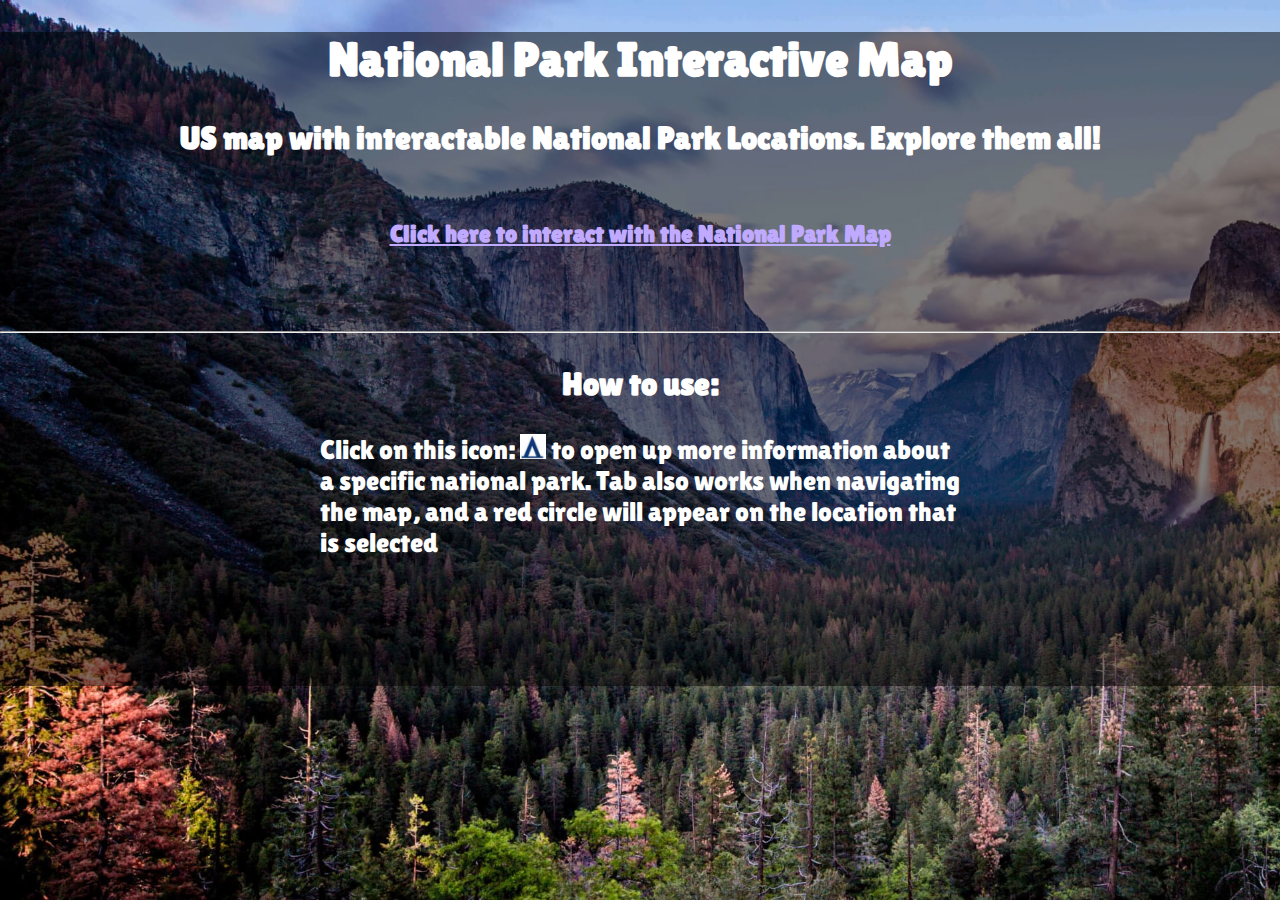
<file: index.html>
<!DOCTYPE html>
<html lang="en">
  <head>
    <meta charset="UTF-8" />
    <meta name="viewport" content="width=device-width, initial-scale=1.0" />
    <link rel="stylesheet" href="style/main-style.css" />
    <link rel="preconnect" href="https://fonts.googleapis.com" />
    <link rel="preconnect" href="https://fonts.gstatic.com" crossorigin />
    <link
      href="https://fonts.googleapis.com/css2?family=Lilita+One&display=swap"
      rel="stylesheet"
    />

    <title>Document</title>
  </head>
  <body>
    <h1>National Park Interactive Map</h1>
    <h3>US map with interactable National Park Locations. Explore them all!</h3>
    <h2>
      <a href="map.html">Click here to interact with the National Park Map</a>
    </h2>
    <hr>
    <h3>How to use:</h3>
    <div class="info">
    <p>
      Click on this icon:
      <span><img src="images/map-icon.png" class="map-icon"/></span> to open up
      more information about a specific national park. Tab also works when
      navigating the map, and a red circle will appear on the location that is
      selected
    </p>
    </div>
  </body>
</html>
</file>
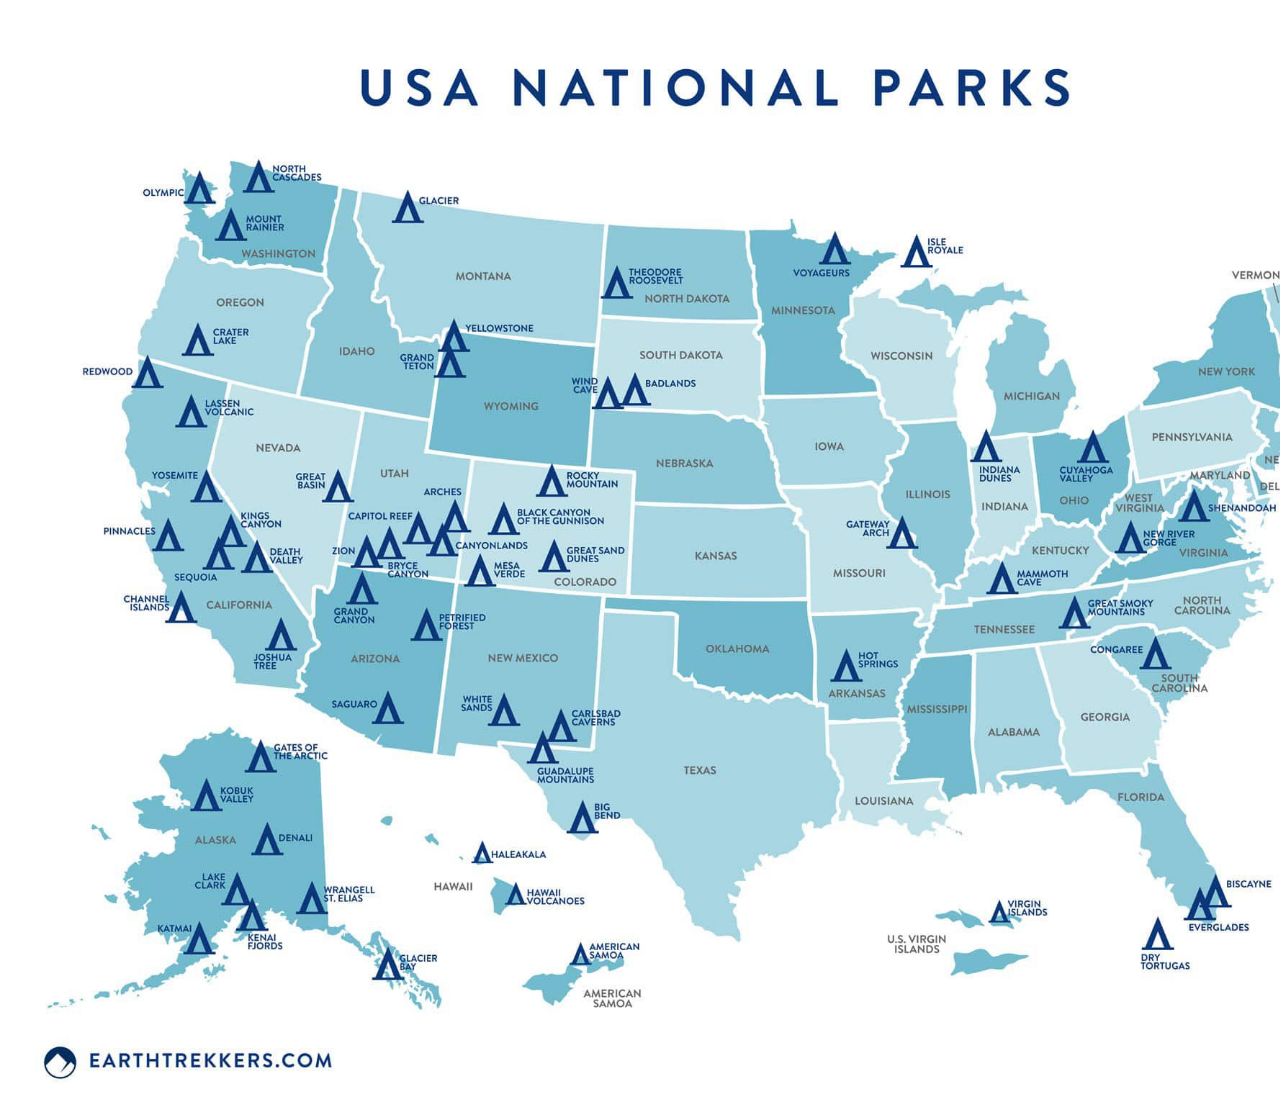
<file: map.html>
<!DOCTYPE html>
<html lang="en">
<head>
    <meta charset="UTF-8">
    <meta name="viewport" content="width=device-width, initial-scale=1.0">
    <link rel="stylesheet" href="style/style.css">
    <title>Document</title>

</head>
<body>
    
    
    <img src="US_Map.jpg" class="main-img" usemap="#mainmap">
    <map name="mainmap">
        <area shape="circle" coords="200,190,20" href="https://www.nps.gov/olym/index.htm" target="_blank">
        <area shape="circle" coords="260,178,20" href="https://www.nps.gov/noca/index.htm" target="_blank">
        <area shape="circle" coords="230,230,20" href="https://www.nps.gov/mora/index.htm" target="_blank">
        <area shape="circle" coords="410,210,20" href="https://www.nps.gov/glac/index.htm" target="_blank">
        <area shape="circle" coords="618,285,20" href="https://www.nps.gov/thro/index.htm" target="_blank">
        <area shape="circle" coords="834,247,20" href="https://www.nps.gov/voya/index.htm" target="_blank">
        <area shape="circle" coords="918,257,20" href="https://www.nps.gov/isro/index.htm" target="_blank">
        <area shape="circle" coords="1358,267,20" href="https://www.nps.gov/acad/index.htm" target="_blank">
        <area shape="circle" coords="458,337,20" href="https://www.nps.gov/yell/index.htm" target="_blank">
        <area shape="circle" coords="448,367,20" href="https://www.nps.gov/grte/index.htm" target="_blank">
        <area shape="circle" coords="148,372,20" href="https://www.nps.gov/redw/index.htm" target="_blank">
        <area shape="circle" coords="198,342,20" href="https://www.nps.gov/crla/index.htm" target="_blank">
        <area shape="circle" coords="188,412,20" href="https://www.nps.gov/lavo/index.htm" target="_blank">
        <area shape="circle" coords="208,484,20" href="https://www.nps.gov/yose/index.htm" target="_blank">
        <area shape="circle" coords="338,484,20" href="https://www.nps.gov/grba/index.htm" target="_blank">
        <area shape="circle" coords="364,554,15" href="https://www.nps.gov/zion/index.htm" target="_blank">
        <area shape="circle" coords="392,544,15" href="https://www.nps.gov/brca/index.htm" target="_blank">
        <area shape="circle" coords="422,530,15" href="https://www.nps.gov/care/index.htm" target="_blank">
        <area shape="circle" coords="442,545,15" href="https://www.nps.gov/cany/index.htm" target="_blank">
        <area shape="circle" coords="458,520,15" href="https://www.nps.gov/arch/index.htm" target="_blank">
        <area shape="circle" coords="481,574,15" href="https://www.nps.gov/meve/index.htm" target="_blank">
        <area shape="circle" coords="505,520,15" href="https://www.nps.gov/blca/index.htm" target="_blank">
        <area shape="circle" coords="555,558,15" href="https://www.nps.gov/grsa/index.htm" target="_blank">
        <area shape="circle" coords="551,482,20" href="https://www.nps.gov/romo/index.htm" target="_blank">
        <area shape="circle" coords="602,392,20" href="https://www.nps.gov/wica/index.htm" target="_blank">
        <area shape="circle" coords="642,392,20" href="https://www.nps.gov/badl/index.htm" target="_blank">
        <area shape="circle" coords="168,534,20" href="https://www.nps.gov/pinn/index.htm" target="_blank">
        <area shape="circle" coords="178,608,20" href="https://www.nps.gov/chis/index.htm" target="_blank">
        <area shape="circle" coords="282,638,20" href="https://www.nps.gov/jotr/index.htm" target="_blank">
        <area shape="circle" coords="258,558,20" href="https://www.nps.gov/deva/index.htm" target="_blank">
        <area shape="circle" coords="218,560,20" href="https://www.nps.gov/seki/index.htm" target="_blank">
        <area shape="circle" coords="228,530,20" href="https://www.nps.gov/seki/index.htm" target="_blank">
        <area shape="circle" coords="362,590,20" href="https://www.nps.gov/grca/index.htm" target="_blank">
        <area shape="circle" coords="428,625,20" href="https://www.nps.gov/pefo/index.htm" target="_blank">
        <area shape="circle" coords="390,709,20" href="https://www.nps.gov/sagu/index.htm" target="_blank">
        <area shape="circle" coords="505,709,20" href="https://www.nps.gov/whsa/index.htm" target="_blank">
        <area shape="circle" coords="540,749,20" href="https://www.nps.gov/gumo/index.htm" target="_blank">
        <area shape="circle" coords="565,727,20" href="https://www.nps.gov/cave/index.htm" target="_blank">
        <area shape="circle" coords="583,822,20" href="https://www.nps.gov/bibe/index.htm" target="_blank">
        <area shape="circle" coords="849,668,20" href="https://www.nps.gov/hosp/index.htm" target="_blank">
        <area shape="circle" coords="902,535,20" href="https://www.nps.gov/jeff/index.htm" target="_blank">
        <area shape="circle" coords="984,448,20" href="https://www.nps.gov/indu/index.htm" target="_blank">
        <area shape="circle" coords="1005,578,20" href="https://www.nps.gov/maca/index.htm" target="_blank">
        <area shape="circle" coords="1075,617,20" href="https://www.nps.gov/grsm/index.htm" target="_blank">
        <area shape="circle" coords="1155,657,20" href="https://www.nps.gov/cong/index.htm" target="_blank">
        <area shape="circle" coords="1130,537,20" href="https://www.nps.gov/neri/index.htm" target="_blank">
        <area shape="circle" coords="1195,510,20" href="https://www.nps.gov/shen/index.htm" target="_blank">
        <area shape="circle" coords="1095,450,20" href="https://www.nps.gov/cuva/index.htm" target="_blank">
        <area shape="circle" coords="1220,890,20" href="https://www.nps.gov/bisc/index.htm" target="_blank">
        <area shape="circle" coords="1200,910,15" href="https://www.nps.gov/ever/index.htm" target="_blank">
        <area shape="circle" coords="1160,937,20" href="https://home.nps.gov/drto/index.htm" target="_blank">
        <area shape="circle" coords="1000,907,20" href="https://www.nps.gov/viis/index.htm" target="_blank">
        <area shape="circle" coords="585,952,20" href="https://www.nps.gov/npsa/index.htm" target="_blank">
        <area shape="circle" coords="512,894,20" href="https://www.nps.gov/havo/index.htm" target="_blank">
        <area shape="circle" coords="486,848,20" href="https://www.nps.gov/hale/index.htm" target="_blank">
        <area shape="circle" coords="268,840,20" href="https://www.nps.gov/dena/index.htm" target="_blank">
        <area shape="circle" coords="205,795,20" href="https://www.nps.gov/kova/index.htm" target="_blank">
        <area shape="circle" coords="230,890,20" href="https://www.nps.gov/lacl/index.htm" target="_blank">
        <area shape="circle" coords="255,920,20" href="https://www.nps.gov/kefj/index.htm" target="_blank">
        <area shape="circle" coords="315,900,20" href="https://www.nps.gov/wrst/index.htm" target="_blank">
        <area shape="circle" coords="200,940,20" href="https://www.nps.gov/katm/index.htm" target="_blank">
        <area shape="circle" coords="390,965,20" href="https://www.nps.gov/glba/index.htm" target="_blank">
        <area shape="circle" coords="260,760,20" href="https://www.nps.gov/gaar/index.htm" target="_blank">
    </map>
 
    <canvas id="mapCanvas"></canvas>
    <script src="script.js"></script>
</body>
</html>
</file>
<file: style/main-style.css>
* {
    font-family: 'Lilita One', sans-serif;
}

h1 {
    text-align: center;
    font-size: 300%;
    color: white;
}

h3{
    color: white;
    font-size: 200%;
    text-align: center;
}
h2{
    margin-top: 5%;
    text-align: center;
    padding-bottom: 5%;
}
a{
    color: rgb(192, 170, 255);
    text-align: center;
}
p{
    font-size: 170%;
    color: white;
    padding-bottom: 20%;
}
.info {
    width: 50%;
    margin: auto;
}
body {
    position: relative;
    background-image: url("../images/main-background.jpeg");
    background-size: cover;
    background-attachment: fixed;
    margin: 0; 
}
body::before {
    content: ''; 
    position: absolute; 
    top: 0;
    left: 0;
    right: 0;
    bottom: 0;
    background: rgba(0, 0, 0, 0.5);
    z-index: -1;
}
.map-icon{
    width: 4%;
}
</file>
<file: style/style.css>
.main-img {
    width: 1440px;
    height: 1107px;
}
.space {
    margin-top: 150%;
}

.image-container {
    position: relative;
    display: inline-block; /* Adjust as needed */
}

.main-img, #mapCanvas {
    position: absolute;
    top: 0;
    left: 0;
}

#mapCanvas {
    pointer-events: none; /* Makes the canvas click-through */
}
</file>
